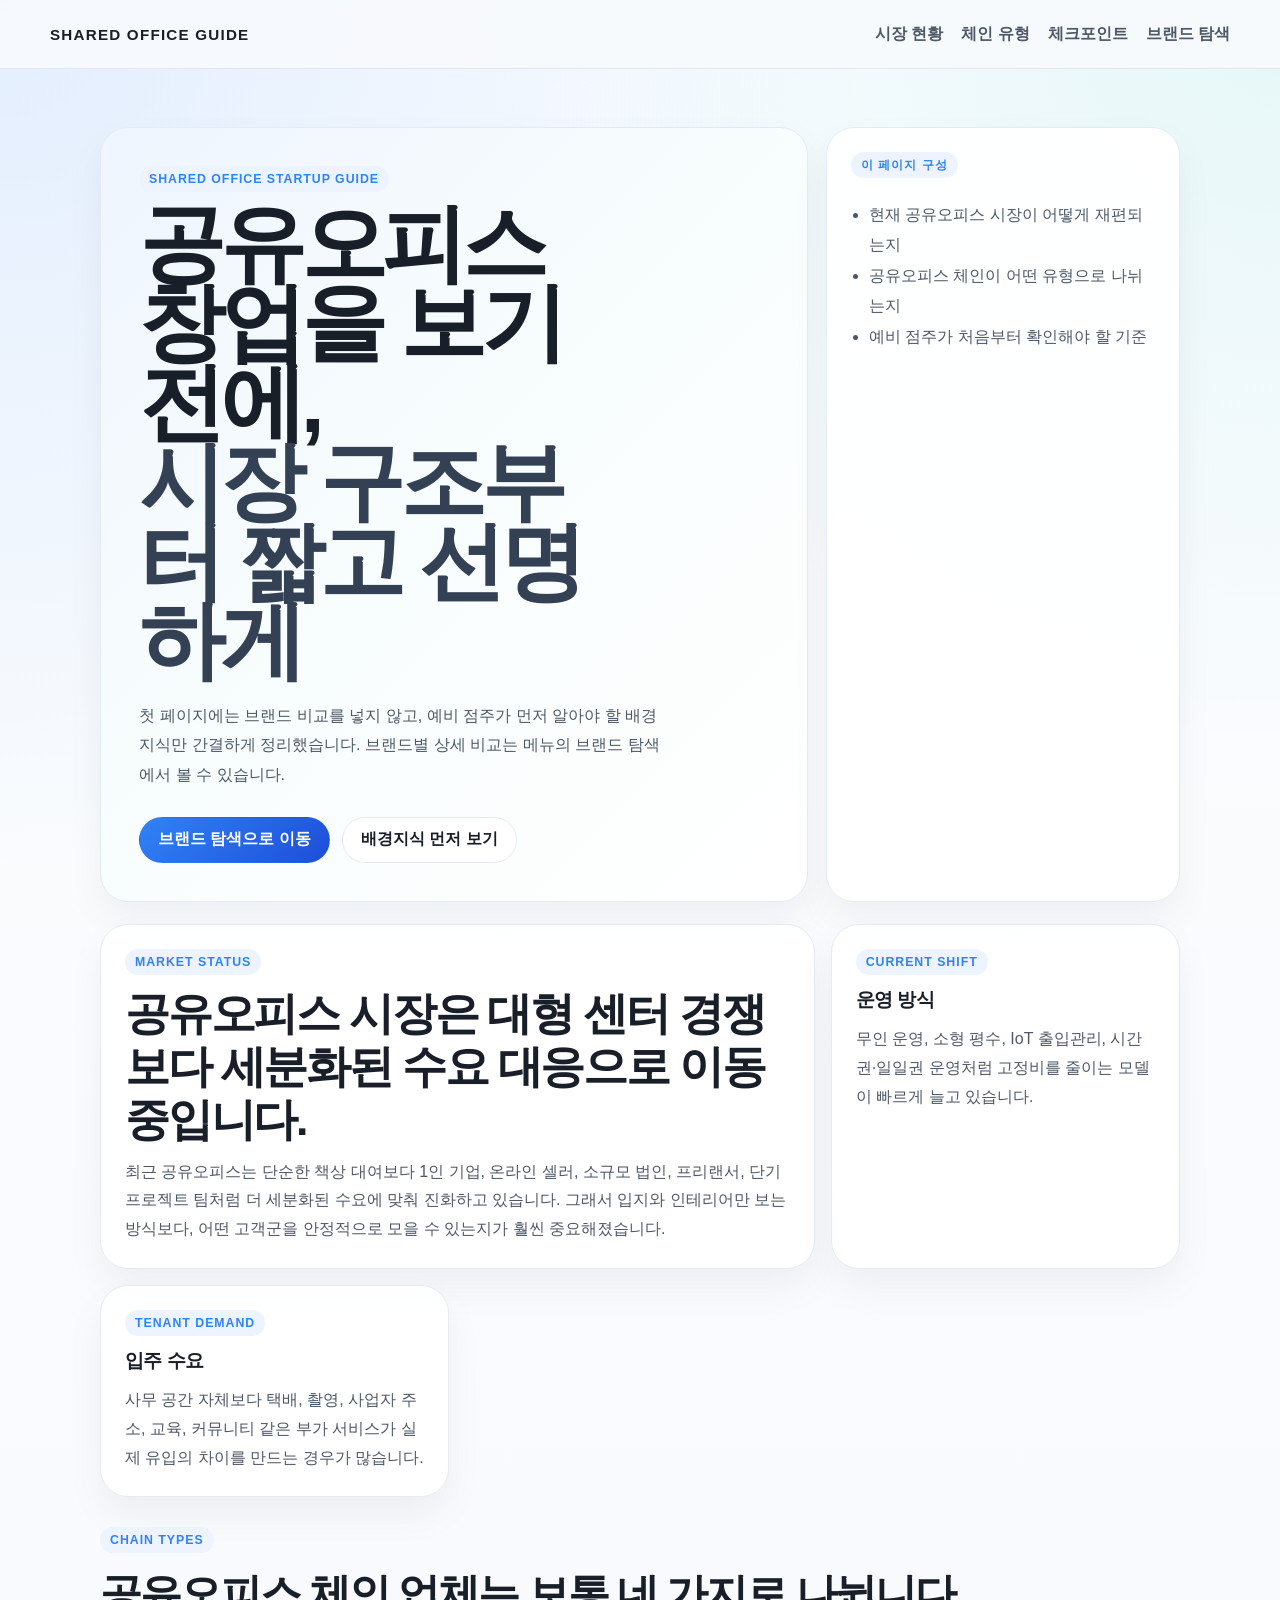
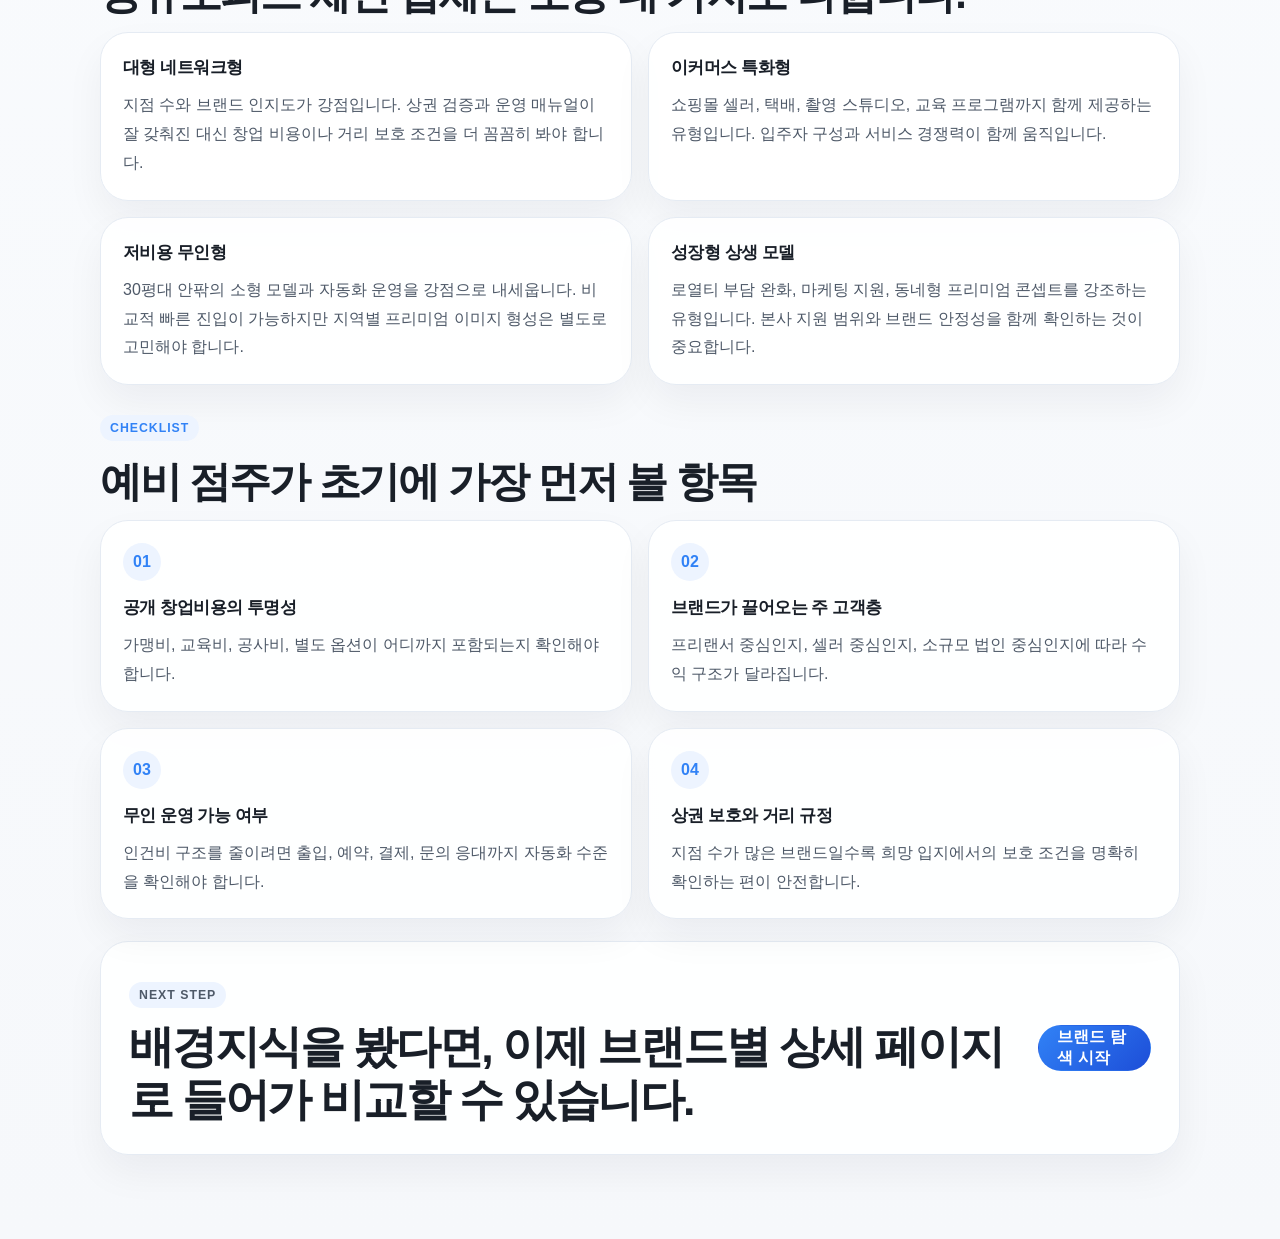
<file: index.html>
<!DOCTYPE html>
<html lang="ko">
  <head>
    <meta charset="UTF-8" />
    <meta name="viewport" content="width=device-width, initial-scale=1.0" />
    <title>공유오피스 창업 가이드</title>
    <meta
      name="description"
      content="공유오피스 창업을 검토하는 예비 점주를 위한 시장 배경과 체인 유형 안내"
    />
    <link rel="stylesheet" href="./styles.css?v=20260414-1" />
  </head>
  <body>
    <header class="masthead">
      <div class="masthead-inner">
        <a class="brand-mark" href="#top">Shared Office Guide</a>
        <nav class="masthead-nav" aria-label="메인 메뉴">
          <a href="#market">시장 현황</a>
          <a href="#types">체인 유형</a>
          <a href="#checklist">체크포인트</a>
          <a href="./explore.html">브랜드 탐색</a>
        </nav>
      </div>
    </header>

    <main class="landing-shell" id="top">
      <section class="landing-hero">
        <div class="landing-hero-copy">
          <p class="eyebrow">Shared Office Startup Guide</p>
          <h1>
            공유오피스 창업을 보기 전에,
            <span>시장 구조부터 짧고 선명하게</span>
          </h1>
          <p class="hero-text">
            첫 페이지에는 브랜드 비교를 넣지 않고, 예비 점주가 먼저 알아야 할 배경지식만
            간결하게 정리했습니다. 브랜드별 상세 비교는 메뉴의 브랜드 탐색에서 볼 수 있습니다.
          </p>
          <div class="hero-actions">
            <a class="button primary" href="./explore.html">브랜드 탐색으로 이동</a>
            <a class="button secondary" href="#market">배경지식 먼저 보기</a>
          </div>
        </div>
        <aside class="landing-hero-aside">
          <article class="landing-note-card">
            <span class="panel-label">이 페이지 구성</span>
            <ul class="landing-note-list">
              <li>현재 공유오피스 시장이 어떻게 재편되는지</li>
              <li>공유오피스 체인이 어떤 유형으로 나뉘는지</li>
              <li>예비 점주가 처음부터 확인해야 할 기준</li>
            </ul>
          </article>
        </aside>
      </section>

      <section class="knowledge-grid" id="market">
        <article class="knowledge-card wide">
          <p class="section-kicker">Market Status</p>
          <h2>공유오피스 시장은 대형 센터 경쟁보다 세분화된 수요 대응으로 이동 중입니다.</h2>
          <p>
            최근 공유오피스는 단순한 책상 대여보다 1인 기업, 온라인 셀러, 소규모 법인,
            프리랜서, 단기 프로젝트 팀처럼 더 세분화된 수요에 맞춰 진화하고 있습니다.
            그래서 입지와 인테리어만 보는 방식보다, 어떤 고객군을 안정적으로 모을 수 있는지가
            훨씬 중요해졌습니다.
          </p>
        </article>
        <article class="knowledge-card">
          <p class="section-kicker">Current Shift</p>
          <h3>운영 방식</h3>
          <p>
            무인 운영, 소형 평수, IoT 출입관리, 시간권·일일권 운영처럼 고정비를 줄이는
            모델이 빠르게 늘고 있습니다.
          </p>
        </article>
        <article class="knowledge-card">
          <p class="section-kicker">Tenant Demand</p>
          <h3>입주 수요</h3>
          <p>
            사무 공간 자체보다 택배, 촬영, 사업자 주소, 교육, 커뮤니티 같은 부가 서비스가
            실제 유입의 차이를 만드는 경우가 많습니다.
          </p>
        </article>
      </section>

      <section class="simple-section" id="types">
        <div class="section-heading">
          <div>
            <p class="section-kicker">Chain Types</p>
            <h2>공유오피스 체인 업체는 보통 네 가지로 나뉩니다.</h2>
          </div>
        </div>
        <div class="type-grid">
          <article class="type-card">
            <strong>대형 네트워크형</strong>
            <p>
              지점 수와 브랜드 인지도가 강점입니다. 상권 검증과 운영 매뉴얼이 잘 갖춰진 대신
              창업 비용이나 거리 보호 조건을 더 꼼꼼히 봐야 합니다.
            </p>
          </article>
          <article class="type-card">
            <strong>이커머스 특화형</strong>
            <p>
              쇼핑몰 셀러, 택배, 촬영 스튜디오, 교육 프로그램까지 함께 제공하는 유형입니다.
              입주자 구성과 서비스 경쟁력이 함께 움직입니다.
            </p>
          </article>
          <article class="type-card">
            <strong>저비용 무인형</strong>
            <p>
              30평대 안팎의 소형 모델과 자동화 운영을 강점으로 내세웁니다. 비교적 빠른 진입이
              가능하지만 지역별 프리미엄 이미지 형성은 별도로 고민해야 합니다.
            </p>
          </article>
          <article class="type-card">
            <strong>성장형 상생 모델</strong>
            <p>
              로열티 부담 완화, 마케팅 지원, 동네형 프리미엄 콘셉트를 강조하는 유형입니다.
              본사 지원 범위와 브랜드 안정성을 함께 확인하는 것이 중요합니다.
            </p>
          </article>
        </div>
      </section>

      <section class="simple-section" id="checklist">
        <div class="section-heading">
          <div>
            <p class="section-kicker">Checklist</p>
            <h2>예비 점주가 초기에 가장 먼저 볼 항목</h2>
          </div>
        </div>
        <div class="check-grid">
          <article class="check-card">
            <span>01</span>
            <strong>공개 창업비용의 투명성</strong>
            <p>가맹비, 교육비, 공사비, 별도 옵션이 어디까지 포함되는지 확인해야 합니다.</p>
          </article>
          <article class="check-card">
            <span>02</span>
            <strong>브랜드가 끌어오는 주 고객층</strong>
            <p>프리랜서 중심인지, 셀러 중심인지, 소규모 법인 중심인지에 따라 수익 구조가 달라집니다.</p>
          </article>
          <article class="check-card">
            <span>03</span>
            <strong>무인 운영 가능 여부</strong>
            <p>인건비 구조를 줄이려면 출입, 예약, 결제, 문의 응대까지 자동화 수준을 확인해야 합니다.</p>
          </article>
          <article class="check-card">
            <span>04</span>
            <strong>상권 보호와 거리 규정</strong>
            <p>지점 수가 많은 브랜드일수록 희망 입지에서의 보호 조건을 명확히 확인하는 편이 안전합니다.</p>
          </article>
        </div>
      </section>

      <section class="landing-cta">
        <div>
          <p class="section-kicker">Next Step</p>
          <h2>배경지식을 봤다면, 이제 브랜드별 상세 페이지로 들어가 비교할 수 있습니다.</h2>
        </div>
        <a class="button primary" href="./explore.html">브랜드 탐색 시작</a>
      </section>
    </main>
  </body>
</html>
</file>
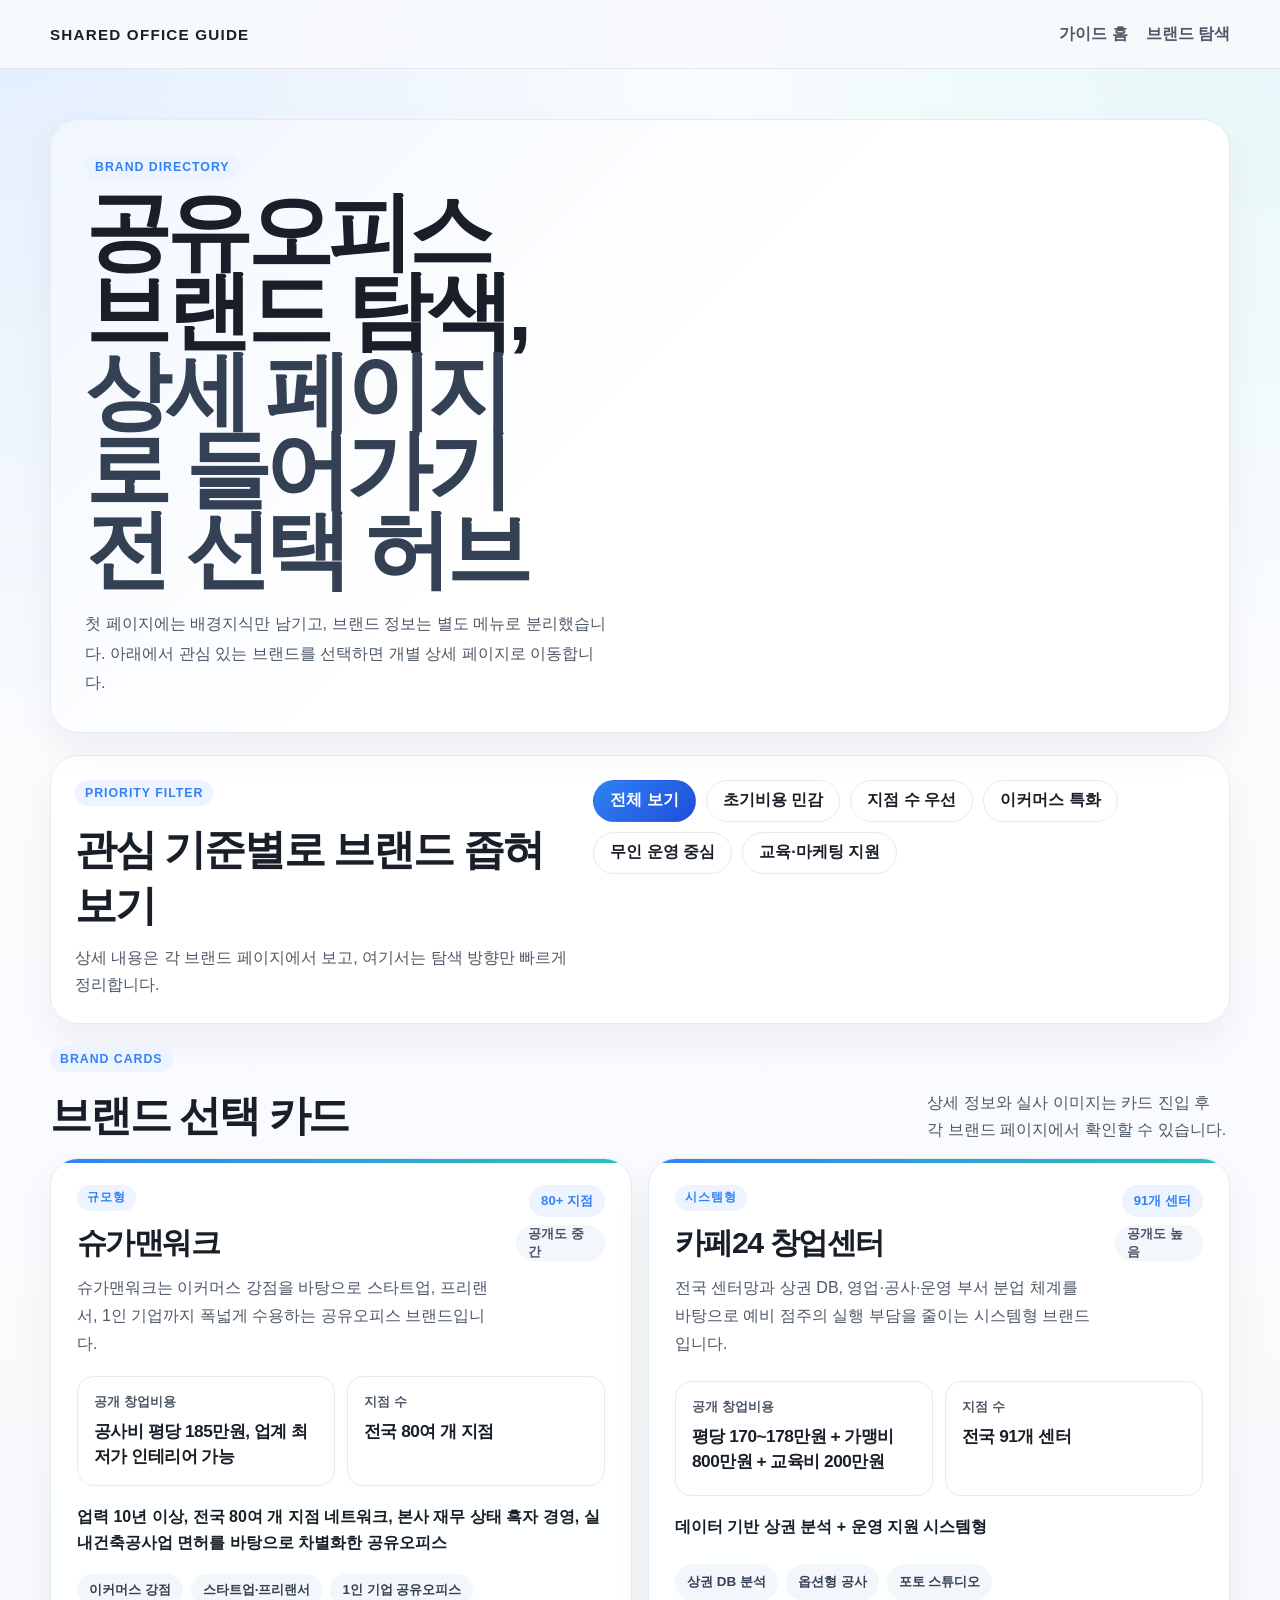
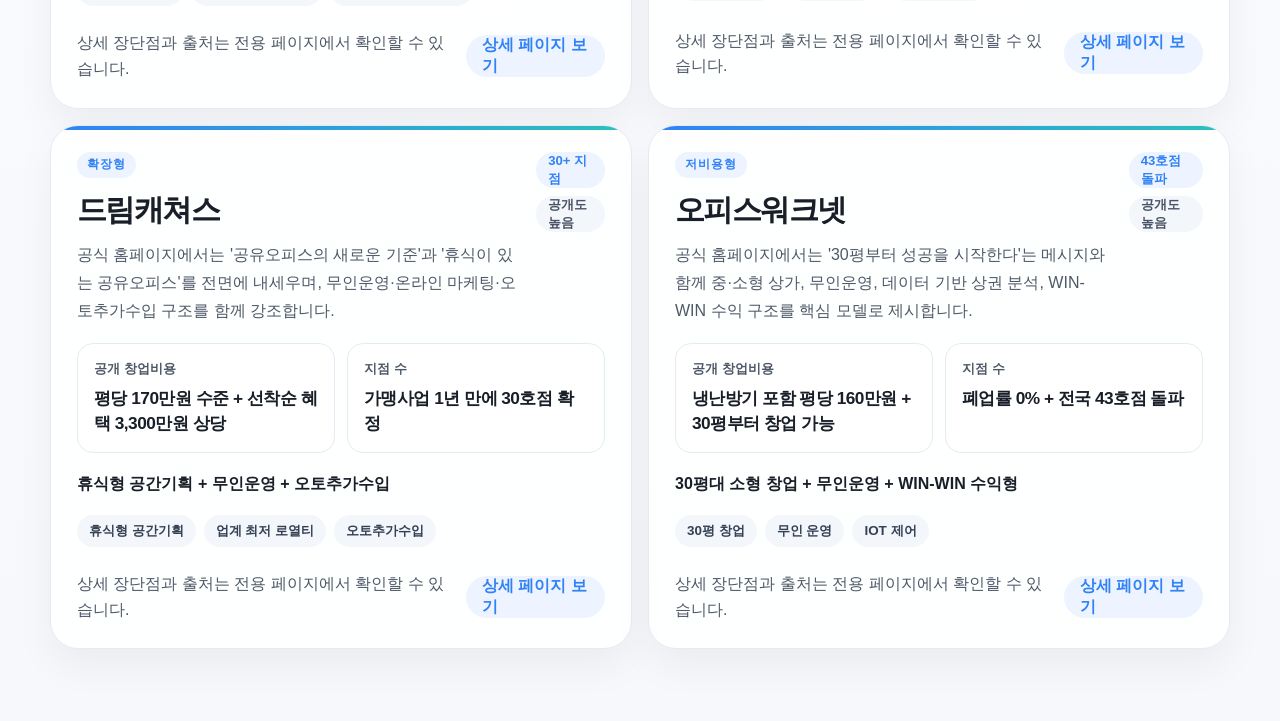
<file: explore.html>
<!DOCTYPE html>
<html lang="ko">
  <head>
    <meta charset="UTF-8" />
    <meta name="viewport" content="width=device-width, initial-scale=1.0" />
    <title>공유오피스 브랜드 탐색</title>
    <meta
      name="description"
      content="공유오피스 브랜드를 탐색하고 각 상세 페이지로 이동하는 안내 페이지"
    />
    <link rel="stylesheet" href="./styles.css?v=20260414-1" />
  </head>
  <body>
    <header class="masthead">
      <div class="masthead-inner">
        <a class="brand-mark" href="./index.html">Shared Office Guide</a>
        <nav class="masthead-nav" aria-label="브랜드 메뉴">
          <a href="./index.html">가이드 홈</a>
          <a href="#brand-cards">브랜드 탐색</a>
        </nav>
      </div>
    </header>

    <main class="page-shell">
      <section class="hero compact">
        <div class="hero-main">
          <p class="eyebrow">Brand Directory</p>
          <h1>
            공유오피스 브랜드 탐색,
            <span>상세 페이지로 들어가기 전 선택 허브</span>
          </h1>
          <p class="hero-text">
            첫 페이지에는 배경지식만 남기고, 브랜드 정보는 별도 메뉴로 분리했습니다.
            아래에서 관심 있는 브랜드를 선택하면 개별 상세 페이지로 이동합니다.
          </p>
        </div>
      </section>

      <section class="controls" aria-label="비교 필터">
        <div class="controls-copy">
          <p class="section-kicker">Priority Filter</p>
          <h2>관심 기준별로 브랜드 좁혀보기</h2>
          <p>상세 내용은 각 브랜드 페이지에서 보고, 여기서는 탐색 방향만 빠르게 정리합니다.</p>
        </div>
        <div class="chip-row" id="filters" role="tablist" aria-label="브랜드 필터"></div>
      </section>

      <section id="brand-cards" class="brands-section">
        <div class="section-heading">
          <div>
            <p class="section-kicker">Brand Cards</p>
            <h2>브랜드 선택 카드</h2>
          </div>
          <p class="section-note">
            상세 정보와 실사 이미지는 카드 진입 후 각 브랜드 페이지에서 확인할 수 있습니다.
          </p>
        </div>
        <div id="brand-grid" class="brand-grid"></div>
      </section>
    </main>

    <script src="./brand-data.js?v=20260414-1"></script>
    <script src="./script.js?v=20260414-1"></script>
  </body>
</html>
</file>
<file: styles.css>
:root {
  --bg: #f6f8fb;
  --surface: #ffffff;
  --surface-muted: #f3f6fb;
  --ink: #191f28;
  --muted: #4e5968;
  --line: #e5ebf3;
  --line-strong: #d2dbe8;
  --accent: #3182f6;
  --accent-soft: #edf4ff;
  --accent-alt: #2ac1bc;
  --accent-alt-soft: #e8fbf9;
  --shadow: 0 18px 38px rgba(15, 23, 42, 0.05);
  --radius-xl: 28px;
  --radius-lg: 22px;
  --radius-md: 16px;
  --font-sans: "SF Pro Display", "Pretendard Variable", "SUIT Variable", "Noto Sans KR", sans-serif;
}

* {
  box-sizing: border-box;
}

html {
  scroll-behavior: smooth;
}

body {
  margin: 0;
  min-height: 100vh;
  font-family: var(--font-sans);
  color: var(--ink);
  background:
    radial-gradient(circle at top left, rgba(49, 130, 246, 0.12), transparent 28%),
    radial-gradient(circle at top right, rgba(42, 193, 188, 0.1), transparent 24%),
    linear-gradient(180deg, #fbfdff 0%, var(--bg) 100%);
}

a {
  color: inherit;
}

.masthead {
  position: sticky;
  top: 0;
  z-index: 20;
  backdrop-filter: blur(14px);
  background: rgba(248, 250, 253, 0.9);
  border-bottom: 1px solid rgba(17, 24, 39, 0.08);
}

.masthead-inner {
  width: min(1180px, calc(100% - 28px));
  min-height: 68px;
  margin: 0 auto;
  display: flex;
  justify-content: space-between;
  align-items: center;
  gap: 24px;
}

.brand-mark {
  font-size: 0.95rem;
  font-weight: 800;
  letter-spacing: 0.08em;
  text-transform: uppercase;
  text-decoration: none;
}

.masthead-nav {
  display: flex;
  flex-wrap: wrap;
  gap: 18px;
}

.masthead-nav a {
  color: var(--muted);
  text-decoration: none;
  font-weight: 700;
}

.page-shell {
  width: min(1180px, calc(100% - 28px));
  margin: 0 auto;
  padding: 28px 0 72px;
}

.landing-shell {
  width: min(1080px, calc(100% - 28px));
  margin: 0 auto;
  padding: 36px 0 84px;
}

.hero,
.overview-grid,
.controls,
.brands-section,
.table-section,
.playbook,
.sources-section {
  margin-top: 22px;
}

.landing-hero,
.knowledge-grid,
.simple-section,
.landing-cta {
  margin-top: 22px;
}

.hero {
  display: grid;
  grid-template-columns: minmax(0, 1.5fr) minmax(300px, 0.9fr);
  gap: 16px;
}

.hero.compact {
  grid-template-columns: 1fr;
}

.landing-hero {
  display: grid;
  grid-template-columns: minmax(0, 1.5fr) minmax(280px, 0.75fr);
  gap: 18px;
}

.hero-main,
.hero-panel,
.overview-card,
.controls,
.brand-preview-card,
.brand-card,
.table-wrap,
.scenario-card,
.source-group,
.landing-note-card,
.knowledge-card,
.type-card,
.check-card,
.landing-cta,
.detail-image-card {
  background: rgba(255, 255, 255, 0.94);
  border: 1px solid var(--line);
  box-shadow: var(--shadow);
}

.hero-main,
.hero-panel,
.controls,
.brand-preview-card,
.brand-card,
.scenario-card,
.source-group,
.landing-note-card,
.knowledge-card,
.type-card,
.check-card,
.landing-cta,
.detail-image-card {
  border-radius: var(--radius-xl);
}

.hero-main {
  padding: 34px;
  background:
    linear-gradient(135deg, rgba(49, 130, 246, 0.07), rgba(255, 255, 255, 0.96) 48%),
    #fff;
}

.landing-hero-copy {
  padding: 38px;
  border-radius: var(--radius-xl);
  border: 1px solid var(--line);
  box-shadow: var(--shadow);
  background:
    linear-gradient(135deg, rgba(49, 130, 246, 0.08), rgba(42, 193, 188, 0.03), rgba(255, 255, 255, 0.98)),
    #fff;
}

.landing-hero-aside {
  display: grid;
}

.landing-note-card {
  padding: 24px;
}

.landing-note-list {
  margin: 10px 0 0;
  padding-left: 18px;
  color: var(--muted);
  line-height: 1.9;
}

.eyebrow,
.section-kicker,
.panel-label,
.overview-label,
.card-kicker {
  display: inline-flex;
  align-items: center;
  min-height: 26px;
  margin: 0 0 12px;
  padding: 0 10px;
  border-radius: 999px;
  background: var(--accent-soft);
  color: var(--accent);
  font-size: 0.77rem;
  font-weight: 800;
  letter-spacing: 0.08em;
  text-transform: uppercase;
}

h1,
h2,
h3,
p {
  margin: 0;
}

h1 {
  max-width: 10ch;
  font-size: clamp(2.7rem, 7vw, 5.4rem);
  line-height: 0.92;
  letter-spacing: -0.06em;
}

h1 span {
  display: block;
  color: #344054;
}

.hero-text {
  max-width: 58ch;
  margin-top: 20px;
  color: var(--muted);
  font-size: 1.02rem;
  line-height: 1.8;
}

.hero-actions {
  display: flex;
  flex-wrap: wrap;
  gap: 12px;
  margin-top: 28px;
}

.knowledge-grid {
  display: grid;
  grid-template-columns: repeat(3, minmax(0, 1fr));
  gap: 16px;
}

.knowledge-card {
  padding: 24px;
}

.knowledge-card.wide {
  grid-column: span 2;
}

.knowledge-card h2,
.simple-section h2,
.landing-cta h2 {
  font-size: clamp(1.8rem, 4vw, 2.8rem);
  line-height: 1.18;
  letter-spacing: -0.05em;
}

.knowledge-card h3 {
  font-size: 1.2rem;
  letter-spacing: -0.03em;
}

.knowledge-card p:last-child,
.type-card p,
.check-card p,
.landing-cta p {
  margin-top: 12px;
  color: var(--muted);
  line-height: 1.8;
}

.simple-section {
  padding: 8px 0 0;
}

.type-grid,
.check-grid {
  display: grid;
  grid-template-columns: repeat(2, minmax(0, 1fr));
  gap: 16px;
}

.type-card,
.check-card {
  padding: 22px;
}

.type-card strong,
.check-card strong {
  display: block;
  font-size: 1.08rem;
  letter-spacing: -0.03em;
}

.check-card span {
  display: inline-flex;
  align-items: center;
  justify-content: center;
  width: 38px;
  height: 38px;
  border-radius: 999px;
  background: var(--accent-soft);
  color: var(--accent);
  font-weight: 800;
  margin-bottom: 14px;
}

.landing-cta {
  padding: 28px;
  display: flex;
  justify-content: space-between;
  align-items: center;
  gap: 20px;
}

.button {
  display: inline-flex;
  align-items: center;
  justify-content: center;
  min-height: 46px;
  padding: 0 18px;
  border-radius: 999px;
  border: 1px solid transparent;
  font-weight: 800;
  text-decoration: none;
}

.button.primary {
  color: #fff;
  background: linear-gradient(135deg, #3182f6, #1d4ed8);
}

.button.secondary {
  color: var(--ink);
  background: #fff;
  border-color: var(--line);
}

.hero-side {
  display: grid;
  gap: 16px;
}

.hero-panel {
  padding: 24px;
}

.hero-panel.emphasis {
  background:
    radial-gradient(circle at top right, rgba(42, 193, 188, 0.14), transparent 40%),
    rgba(255, 255, 255, 0.9);
}

.panel-date {
  display: block;
  margin-top: 2px;
  font-size: 2rem;
  font-weight: 800;
  letter-spacing: -0.05em;
}

.hero-panel p {
  margin-top: 12px;
  color: var(--muted);
  line-height: 1.7;
}

.panel-list {
  margin: 10px 0 0;
  padding-left: 18px;
  color: var(--ink);
  line-height: 1.9;
}

.overview-grid {
  display: grid;
  grid-template-columns: repeat(12, minmax(0, 1fr));
  gap: 16px;
}

.overview-card {
  border-radius: var(--radius-lg);
  padding: 24px;
  grid-column: span 4;
}

.overview-card.large {
  grid-column: span 6;
  background:
    linear-gradient(135deg, rgba(49, 130, 246, 0.08), rgba(42, 193, 188, 0.05), rgba(255, 255, 255, 0.94)),
    #fff;
}

.overview-value {
  display: block;
  margin-top: 2px;
  font-size: clamp(1.6rem, 3vw, 2.4rem);
  line-height: 1.15;
  letter-spacing: -0.04em;
}

.overview-card p {
  margin-top: 12px;
  color: var(--muted);
  line-height: 1.7;
}

.controls {
  display: grid;
  grid-template-columns: minmax(0, 0.9fr) minmax(0, 1.1fr);
  gap: 18px;
  padding: 24px;
}

.controls-copy h2,
.section-heading h2 {
  margin-top: 4px;
  font-size: clamp(1.7rem, 4vw, 2.6rem);
  letter-spacing: -0.05em;
}

.controls-copy p:last-child {
  margin-top: 10px;
  color: var(--muted);
  line-height: 1.72;
}

.chip-row {
  display: flex;
  flex-wrap: wrap;
  gap: 10px;
  align-content: start;
}

.chip {
  min-height: 42px;
  padding: 0 16px;
  border-radius: 999px;
  border: 1px solid var(--line);
  background: #fff;
  color: var(--ink);
  font: inherit;
  font-weight: 800;
  cursor: pointer;
  transition: transform 160ms ease, border-color 160ms ease, background 160ms ease;
}

.chip:hover,
.chip:focus-visible {
  transform: translateY(-1px);
  border-color: var(--line-strong);
}

.chip.is-active {
  color: #fff;
  border-color: transparent;
  background: linear-gradient(135deg, #3182f6, #1d4ed8);
}

.section-heading {
  display: flex;
  justify-content: space-between;
  align-items: end;
  gap: 20px;
  margin-bottom: 14px;
}

.section-note {
  max-width: 34ch;
  color: var(--muted);
  line-height: 1.7;
}

.brand-grid {
  display: grid;
  grid-template-columns: repeat(2, minmax(0, 1fr));
  gap: 16px;
}

.brand-preview-card,
.brand-card {
  padding: 26px;
  display: grid;
  gap: 18px;
  position: relative;
  overflow: hidden;
  transition: transform 180ms ease, box-shadow 180ms ease, border-color 180ms ease;
}

.brand-preview-card:hover,
.brand-card:hover {
  transform: translateY(-2px);
  border-color: rgba(49, 130, 246, 0.24);
  box-shadow: 0 22px 44px rgba(49, 130, 246, 0.08);
}

.brand-preview-card::before,
.brand-card::before {
  content: "";
  position: absolute;
  inset: 0 auto auto 0;
  width: 100%;
  height: 4px;
  background: linear-gradient(90deg, #3182f6, #2ac1bc);
}

.card-head {
  display: flex;
  justify-content: space-between;
  gap: 18px;
  align-items: start;
}

.brand-name {
  font-size: 1.9rem;
  letter-spacing: -0.05em;
}

.brand-summary {
  margin-top: 10px;
  color: var(--muted);
  line-height: 1.75;
}

.card-badges {
  display: flex;
  flex-wrap: wrap;
  justify-content: end;
  gap: 8px;
}

.badge {
  display: inline-flex;
  align-items: center;
  min-height: 32px;
  padding: 0 12px;
  border-radius: 999px;
  background: var(--accent-soft);
  color: var(--accent);
  font-size: 0.82rem;
  font-weight: 800;
}

.badge.subtle {
  background: var(--surface-muted);
  color: #485364;
}

.preview-metrics {
  display: grid;
  grid-template-columns: repeat(2, minmax(0, 1fr));
  gap: 12px;
}

.preview-metric {
  padding: 16px;
  border-radius: var(--radius-md);
  border: 1px solid var(--line);
  background: #fff;
}

.preview-positioning {
  color: var(--ink);
  font-size: 1rem;
  font-weight: 700;
  line-height: 1.65;
}

.preview-footer {
  display: flex;
  justify-content: space-between;
  align-items: center;
  gap: 16px;
  padding-top: 6px;
}

.preview-note {
  color: var(--muted);
  line-height: 1.6;
}

.detail-link,
.table-link {
  color: var(--accent);
  font-weight: 800;
  text-decoration: none;
}

.detail-link {
  display: inline-flex;
  align-items: center;
  justify-content: center;
  min-height: 42px;
  padding: 0 16px;
  border-radius: 999px;
  background: var(--accent-soft);
}

.facts-grid {
  display: grid;
  grid-template-columns: repeat(3, minmax(0, 1fr));
  gap: 12px;
}

.fact-panel {
  padding: 16px;
  border-radius: var(--radius-md);
  border: 1px solid var(--line);
  background: #fff;
}

.fact-label {
  display: block;
  color: var(--muted);
  font-size: 0.84rem;
  font-weight: 700;
}

.fact-value {
  display: block;
  margin-top: 8px;
  font-size: 1.08rem;
  font-weight: 800;
  line-height: 1.45;
  letter-spacing: -0.03em;
}

.fact-note {
  margin-top: 8px;
  color: var(--muted);
  font-size: 0.93rem;
  line-height: 1.6;
}

.tag-row {
  display: flex;
  flex-wrap: wrap;
  gap: 8px;
}

.tag {
  display: inline-flex;
  align-items: center;
  min-height: 32px;
  padding: 0 12px;
  border-radius: 999px;
  background: var(--surface-muted);
  color: #344054;
  font-size: 0.84rem;
  font-weight: 800;
}

.content-grid {
  display: grid;
  grid-template-columns: repeat(2, minmax(0, 1fr));
  gap: 14px;
}

.list-section {
  padding: 16px;
  border-radius: var(--radius-md);
  border: 1px solid var(--line);
  background: #fff;
}

.list-section.warning {
  background: #fffcf7;
  border-color: #f0dec4;
}

.list-title {
  margin-bottom: 10px;
  font-size: 0.98rem;
  font-weight: 800;
  letter-spacing: -0.02em;
}

.list-section ul {
  margin: 0;
  padding-left: 18px;
  color: var(--muted);
  line-height: 1.72;
}

.fit-box {
  display: grid;
  grid-template-columns: auto 1fr;
  gap: 14px;
  align-items: start;
  padding: 16px;
  border-radius: var(--radius-md);
  background: linear-gradient(135deg, rgba(49, 130, 246, 0.08), rgba(42, 193, 188, 0.04));
  border: 1px solid rgba(49, 130, 246, 0.14);
}

.fit-label {
  display: inline-flex;
  align-items: center;
  min-height: 32px;
  padding: 0 11px;
  border-radius: 999px;
  background: #fff;
  color: var(--accent);
  font-size: 0.82rem;
  font-weight: 800;
}

.fit-box p {
  color: #30404b;
  line-height: 1.72;
}

.source-links {
  display: flex;
  flex-wrap: wrap;
  gap: 8px;
}

.source-chip {
  display: inline-flex;
  align-items: center;
  min-height: 34px;
  padding: 0 12px;
  border-radius: 999px;
  background: #fff;
  border: 1px solid var(--line);
  color: #334155;
  font-size: 0.84rem;
  font-weight: 800;
  text-decoration: none;
}

.table-wrap {
  border-radius: var(--radius-xl);
  overflow: hidden;
}

table {
  width: 100%;
  border-collapse: collapse;
  min-width: 920px;
}

th,
td {
  padding: 18px 16px;
  text-align: left;
  vertical-align: top;
  border-bottom: 1px solid var(--line);
}

th {
  background: #f8fafb;
  color: var(--muted);
  font-size: 0.78rem;
  font-weight: 800;
  letter-spacing: 0.08em;
  text-transform: uppercase;
}

tbody tr:nth-child(even) td {
  background: #fcfcfa;
}

td {
  line-height: 1.7;
}

.table-brand {
  font-weight: 800;
}

.table-note {
  color: var(--muted);
}

.scenario-grid {
  display: grid;
  grid-template-columns: repeat(4, minmax(0, 1fr));
  gap: 16px;
}

.scenario-card {
  padding: 22px;
}

.scenario-card h3 {
  font-size: 1.12rem;
  letter-spacing: -0.03em;
}

.scenario-card p {
  margin-top: 10px;
  color: var(--muted);
  line-height: 1.72;
}

.scenario-card strong {
  display: inline-flex;
  margin-top: 16px;
  min-height: 32px;
  padding: 0 12px;
  border-radius: 999px;
  background: var(--accent-alt-soft);
  color: var(--accent-alt);
  font-size: 0.84rem;
}

.sources-list {
  display: grid;
  grid-template-columns: repeat(2, minmax(0, 1fr));
  gap: 16px;
}

.source-group {
  padding: 24px;
}

.source-group h3 {
  font-size: 1.16rem;
  letter-spacing: -0.03em;
}

.source-group ul {
  margin: 14px 0 0;
  padding-left: 18px;
}

.source-group li + li {
  margin-top: 10px;
}

.source-group a {
  color: var(--accent);
  font-weight: 700;
  text-decoration-thickness: 1px;
}

.source-meta {
  color: var(--muted);
  line-height: 1.6;
}

.detail-page-shell {
  width: min(1180px, calc(100% - 28px));
  margin: 0 auto;
  padding: 32px 0 72px;
}

.detail-hero,
.detail-image-card,
.detail-metrics,
.detail-content-grid,
.detail-sources,
.other-brands-section {
  margin-top: 22px;
}

.detail-hero {
  display: grid;
  grid-template-columns: minmax(0, 1.4fr) minmax(280px, 0.8fr);
  gap: 16px;
}

.detail-hero-main,
.detail-panel,
.detail-section-card,
.other-brand-card {
  background: rgba(255, 255, 255, 0.94);
  border: 1px solid var(--line);
  box-shadow: var(--shadow);
  border-radius: var(--radius-xl);
}

.detail-hero-main {
  padding: 30px;
  background:
    linear-gradient(135deg, rgba(49, 130, 246, 0.08), rgba(255, 255, 255, 0.96) 50%),
    #fff;
}

.back-link-row {
  display: flex;
  flex-wrap: wrap;
  gap: 16px;
  margin-bottom: 18px;
}

.back-link {
  display: inline-flex;
  color: var(--accent);
  font-weight: 800;
  text-decoration: none;
}

.brand-logo-row {
  display: flex;
  flex-wrap: wrap;
  align-items: center;
  gap: 14px;
  margin-bottom: 18px;
}

.brand-logo-symbol-wrap,
.brand-logo-text-wrap {
  display: inline-flex;
  align-items: center;
  justify-content: center;
  min-height: 56px;
  padding: 10px 14px;
  border-radius: 18px;
  border: 1px solid var(--line);
  background: rgba(255, 255, 255, 0.92);
}

.brand-logo-symbol {
  display: block;
  width: 40px;
  height: 40px;
  object-fit: contain;
}

.brand-logo-text {
  display: block;
  max-width: 220px;
  max-height: 34px;
  width: auto;
  height: auto;
  object-fit: contain;
}

.detail-title {
  max-width: none;
  font-size: clamp(2.6rem, 6vw, 4.8rem);
  line-height: 0.96;
  letter-spacing: -0.06em;
}

.detail-title-row {
  display: flex;
  justify-content: space-between;
  gap: 20px;
  align-items: start;
}

.brand-stamp {
  display: grid;
  place-items: center;
  width: 92px;
  height: 92px;
  border-radius: 28px;
  background: linear-gradient(135deg, rgba(49, 130, 246, 0.14), rgba(42, 193, 188, 0.12));
  color: var(--accent);
  font-size: 1.6rem;
  font-weight: 900;
  letter-spacing: -0.06em;
  flex-shrink: 0;
}

.detail-summary {
  max-width: 60ch;
  margin-top: 16px;
  color: var(--muted);
  font-size: 1.03rem;
  line-height: 1.8;
}

.detail-badges {
  display: flex;
  flex-wrap: wrap;
  gap: 8px;
  margin-top: 18px;
}

.detail-hero-side {
  display: grid;
  gap: 16px;
}

.detail-panel {
  padding: 22px;
}

.detail-panel.emphasis {
  background:
    radial-gradient(circle at top right, rgba(42, 193, 188, 0.14), transparent 40%),
    rgba(255, 255, 255, 0.94);
}

.detail-fit {
  margin-top: 10px;
  color: var(--ink);
  line-height: 1.78;
}

.detail-cta-row {
  display: flex;
  flex-wrap: wrap;
  gap: 12px;
  margin-top: 18px;
}

.detail-image-card {
  display: grid;
  grid-template-columns: minmax(0, 1.15fr) minmax(280px, 0.85fr);
  gap: 18px;
  padding: 20px;
}

.detail-image-frame {
  overflow: hidden;
  border-radius: 22px;
  min-height: 320px;
  background: var(--surface-muted);
}

.detail-image-frame img {
  display: block;
  width: 100%;
  height: 100%;
  object-fit: cover;
}

.detail-image-copy {
  align-self: center;
}

.detail-image-copy p {
  margin-top: 12px;
  color: var(--muted);
  line-height: 1.8;
}

.image-source-label {
  display: inline-flex;
  margin-top: 16px;
  padding: 8px 12px;
  border-radius: 999px;
  background: var(--surface-muted);
  color: var(--muted);
  font-size: 0.84rem;
  font-weight: 700;
}

.detail-gallery-section,
.detail-banner-section {
  margin-top: 22px;
}

.detail-gallery-grid {
  display: grid;
  grid-template-columns: repeat(3, minmax(0, 1fr));
  gap: 16px;
}

.gallery-card,
.promo-banner-card {
  overflow: hidden;
  border-radius: var(--radius-xl);
  border: 1px solid var(--line);
  box-shadow: var(--shadow);
  background: rgba(255, 255, 255, 0.94);
}

.gallery-frame {
  aspect-ratio: 1 / 1;
  overflow: hidden;
  background: var(--surface-muted);
}

.gallery-frame img,
.promo-banner-image img {
  display: block;
  width: 100%;
  height: 100%;
  object-fit: cover;
}

.gallery-label {
  display: block;
  padding: 14px 16px 16px;
  color: var(--muted);
  font-size: 0.84rem;
  font-weight: 800;
}

.promo-banner-grid {
  display: grid;
  grid-template-columns: repeat(2, minmax(0, 1fr));
  gap: 16px;
}

.promo-banner-image {
  aspect-ratio: 16 / 9;
  overflow: hidden;
  background: var(--surface-muted);
}

.promo-banner-copy {
  padding: 18px;
}

.promo-banner-label {
  display: inline-flex;
  align-items: center;
  min-height: 28px;
  padding: 0 10px;
  border-radius: 999px;
  background: var(--accent-soft);
  color: var(--accent);
  font-size: 0.76rem;
  font-weight: 800;
  letter-spacing: 0.04em;
  text-transform: uppercase;
}

.promo-banner-copy h3 {
  margin-top: 12px;
  font-size: 1.18rem;
  letter-spacing: -0.03em;
}

.promo-banner-copy p {
  margin-top: 10px;
  color: var(--muted);
  line-height: 1.72;
}

.consultation-card .promo-banner-copy {
  height: 100%;
}

.detail-metrics {
  display: grid;
  grid-template-columns: repeat(4, minmax(0, 1fr));
  gap: 16px;
}

.detail-content-grid {
  display: grid;
  grid-template-columns: repeat(2, minmax(0, 1fr));
  gap: 16px;
}

.detail-inquiry-card {
  display: flex;
  justify-content: space-between;
  align-items: center;
  gap: 24px;
  margin-top: 22px;
  padding: 28px;
  border-radius: var(--radius-xl);
  border: 1px solid var(--line);
  box-shadow: var(--shadow);
  background:
    linear-gradient(135deg, rgba(49, 130, 246, 0.08), rgba(42, 193, 188, 0.05), rgba(255, 255, 255, 0.96)),
    #fff;
}

.detail-inquiry-card p:last-child {
  margin-top: 12px;
  color: var(--muted);
  line-height: 1.8;
}

.detail-inquiry-actions {
  display: flex;
  flex-wrap: wrap;
  gap: 12px;
  flex-shrink: 0;
}

.detail-section-card {
  padding: 24px;
}

.detail-section-card.caution {
  background: #fffdf8;
  border-color: #efe3c9;
}

.detail-list {
  margin: 14px 0 0;
  padding-left: 18px;
  color: var(--muted);
  line-height: 1.8;
}

.detail-list.compact {
  margin-top: 12px;
}

.other-brand-grid {
  display: grid;
  grid-template-columns: repeat(3, minmax(0, 1fr));
  gap: 16px;
}

.detail-nav {
  display: grid;
  grid-template-columns: repeat(2, minmax(0, 1fr));
  gap: 16px;
  margin-top: 22px;
}

.nav-card {
  display: grid;
  gap: 8px;
  padding: 22px;
  border-radius: var(--radius-xl);
  border: 1px solid var(--line);
  box-shadow: var(--shadow);
  background: rgba(255, 255, 255, 0.94);
  text-decoration: none;
  transition: transform 180ms ease, border-color 180ms ease, box-shadow 180ms ease;
}

.nav-card:hover {
  transform: translateY(-2px);
  border-color: rgba(49, 130, 246, 0.24);
  box-shadow: 0 22px 44px rgba(49, 130, 246, 0.08);
}

.nav-label {
  color: var(--accent);
  font-size: 0.82rem;
  font-weight: 800;
}

.nav-card strong {
  font-size: 1.18rem;
  letter-spacing: -0.03em;
}

.nav-card p {
  color: var(--muted);
  line-height: 1.68;
}

.other-brand-card {
  display: grid;
  gap: 10px;
  padding: 20px;
  text-decoration: none;
  transition: transform 180ms ease, border-color 180ms ease, box-shadow 180ms ease;
}

.other-brand-card:hover {
  transform: translateY(-2px);
  border-color: rgba(49, 130, 246, 0.24);
  box-shadow: 0 22px 44px rgba(49, 130, 246, 0.08);
}

.other-brand-card strong {
  font-size: 1.16rem;
  letter-spacing: -0.03em;
}

.other-brand-card p {
  color: var(--muted);
  line-height: 1.68;
}

body[data-brand-id="sugarmanwork"] .detail-hero-main {
  background:
    linear-gradient(135deg, rgba(17, 35, 72, 0.1), rgba(69, 140, 255, 0.08), rgba(255, 255, 255, 0.98)),
    #fff;
}

body[data-brand-id="sugarmanwork"] .card-kicker,
body[data-brand-id="sugarmanwork"] .section-kicker,
body[data-brand-id="sugarmanwork"] .nav-label {
  background: rgba(69, 140, 255, 0.1);
  color: #2a65d1;
}

body[data-brand-id="sugarmanwork"] .detail-panel.emphasis,
body[data-brand-id="sugarmanwork"] .detail-inquiry-card {
  background:
    linear-gradient(135deg, rgba(17, 35, 72, 0.08), rgba(69, 140, 255, 0.05), rgba(255, 255, 255, 0.96)),
    #fff;
}

body[data-brand-id="sugarmanwork"] .button.primary {
  background: linear-gradient(135deg, #112348, #458cff);
}

body[data-brand-id="sugarmanwork"] .badge {
  background: rgba(69, 140, 255, 0.1);
  color: #2a65d1;
}

body[data-brand-id="sugarmanwork"] .brand-logo-symbol-wrap,
body[data-brand-id="sugarmanwork"] .brand-logo-text-wrap,
body[data-brand-id="sugarmanwork"] .detail-image-card,
body[data-brand-id="sugarmanwork"] .gallery-card,
body[data-brand-id="sugarmanwork"] .promo-banner-card,
body[data-brand-id="sugarmanwork"] .detail-panel,
body[data-brand-id="sugarmanwork"] .detail-section-card,
body[data-brand-id="sugarmanwork"] .nav-card,
body[data-brand-id="sugarmanwork"] .other-brand-card {
  border-color: rgba(69, 140, 255, 0.16);
}

@media (max-width: 1120px) {
  .overview-card,
  .overview-card.large {
    grid-column: span 6;
  }

  .scenario-grid {
    grid-template-columns: repeat(2, minmax(0, 1fr));
  }

  .knowledge-card,
  .knowledge-card.wide {
    grid-column: span 3;
  }
}

@media (max-width: 980px) {
  .hero,
  .landing-hero,
  .detail-hero,
  .detail-image-card,
  .controls,
  .brand-grid,
  .sources-list,
  .detail-content-grid {
    grid-template-columns: 1fr;
  }

  .section-heading {
    flex-direction: column;
    align-items: start;
  }

  .section-note {
    max-width: none;
  }

  .detail-metrics,
  .detail-gallery-grid,
  .promo-banner-grid,
  .other-brand-grid,
  .detail-nav {
    grid-template-columns: 1fr;
  }

  .detail-inquiry-card {
    flex-direction: column;
    align-items: start;
  }

  .knowledge-grid,
  .type-grid,
  .check-grid {
    grid-template-columns: 1fr;
  }

  .landing-cta {
    flex-direction: column;
    align-items: start;
  }
}

@media (max-width: 760px) {
  .masthead-inner,
  .page-shell,
  .detail-page-shell {
    width: min(100% - 18px, 1180px);
  }

  .masthead-inner {
    min-height: auto;
    padding: 12px 0;
    flex-direction: column;
    align-items: start;
  }

  .hero-main,
  .landing-hero-copy,
  .hero-panel,
  .controls,
  .brand-preview-card,
  .brand-card,
  .scenario-card,
  .source-group,
  .overview-card,
  .landing-note-card,
  .knowledge-card,
  .type-card,
  .check-card,
  .landing-cta,
  .detail-hero-main,
  .detail-panel,
  .detail-image-card,
  .detail-section-card,
  .other-brand-card {
    padding: 20px;
  }

  .overview-grid,
  .preview-metrics,
  .facts-grid,
  .content-grid,
  .scenario-grid,
  .knowledge-grid,
  .type-grid,
  .check-grid,
  .detail-metrics,
  .detail-gallery-grid,
  .promo-banner-grid,
  .detail-content-grid,
  .other-brand-grid,
  .detail-nav {
    grid-template-columns: 1fr;
  }

  .overview-card,
  .overview-card.large {
    grid-column: span 12;
  }

  .card-head {
    flex-direction: column;
  }

  .card-badges {
    justify-content: start;
  }

  .detail-title-row {
    flex-direction: column;
  }

  .preview-footer {
    flex-direction: column;
    align-items: start;
  }

  .landing-cta .button {
    width: 100%;
  }

  .detail-cta-row,
  .detail-inquiry-actions {
    width: 100%;
    flex-direction: column;
  }

  .detail-cta-row .button,
  .detail-inquiry-actions .button {
    width: 100%;
  }

  .fit-box {
    grid-template-columns: 1fr;
  }

  .hero-actions {
    flex-direction: column;
  }

  .button {
    width: 100%;
  }
}
</file>
